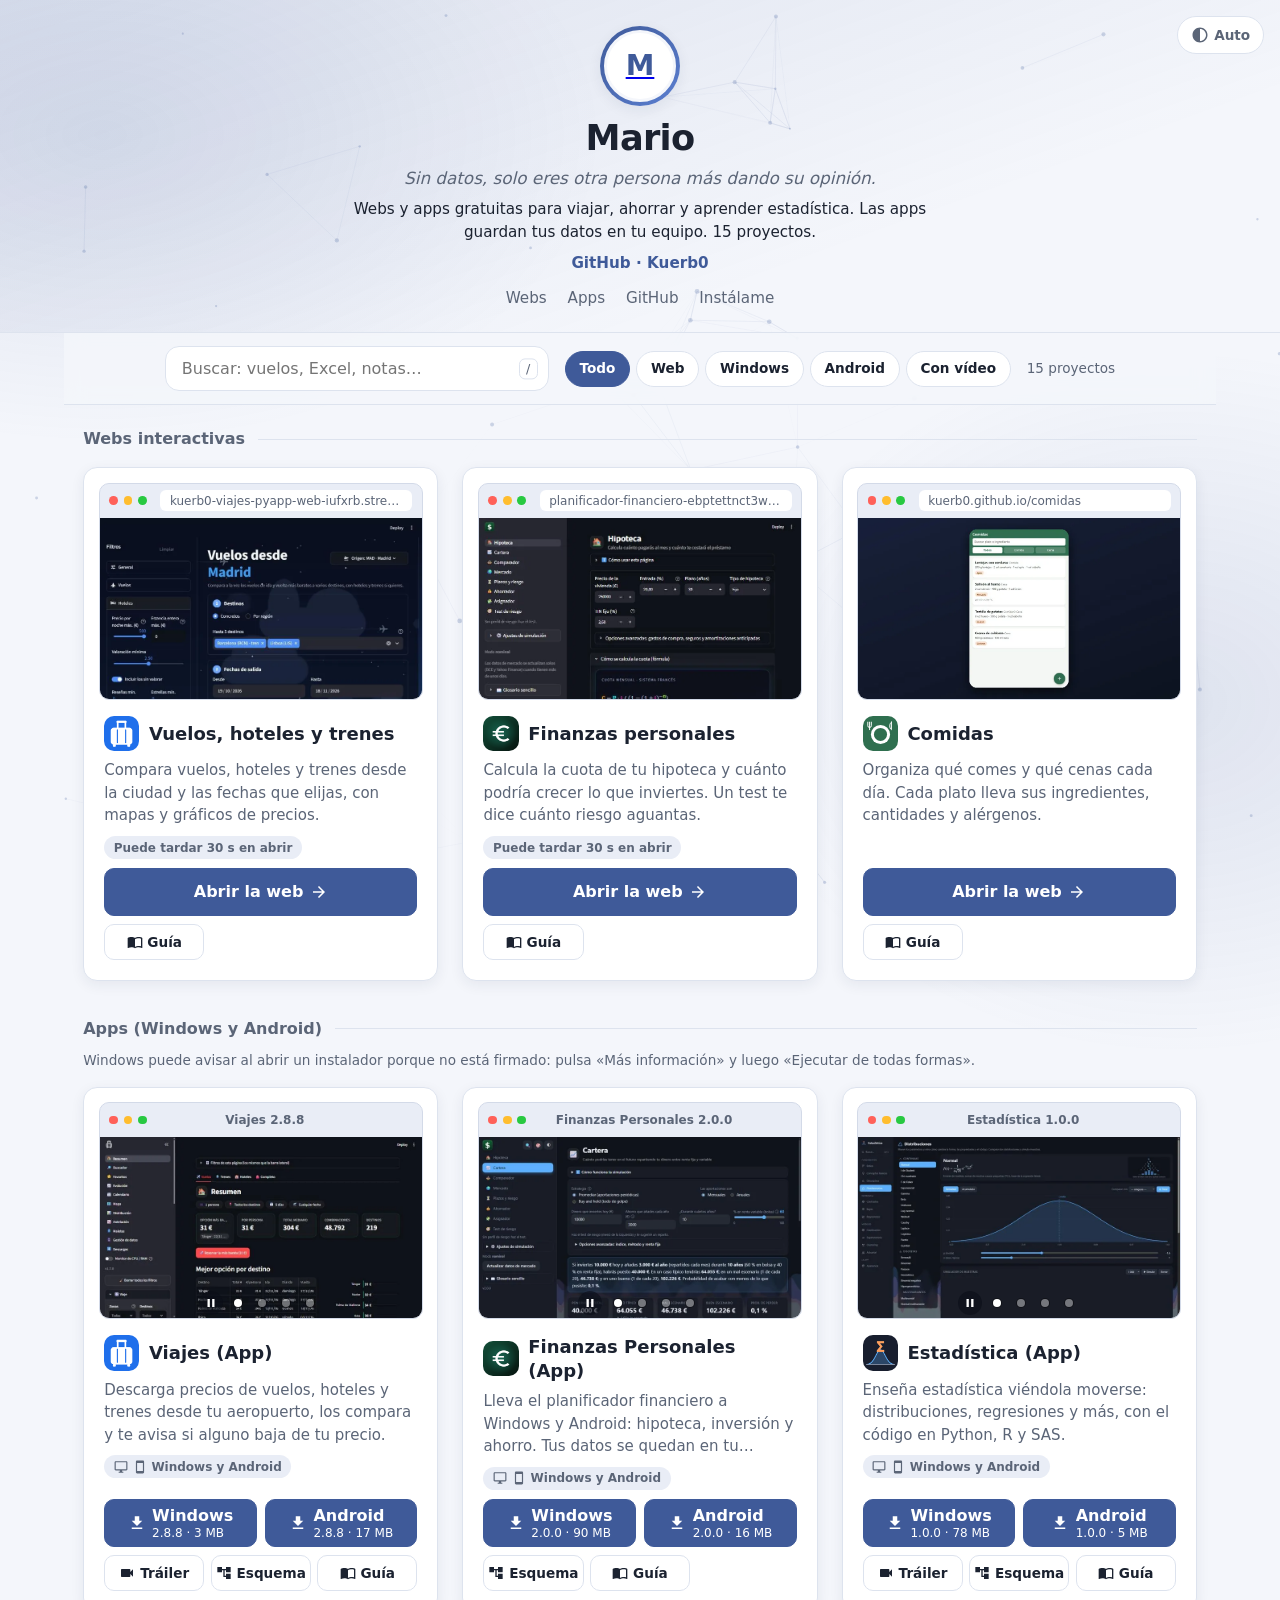
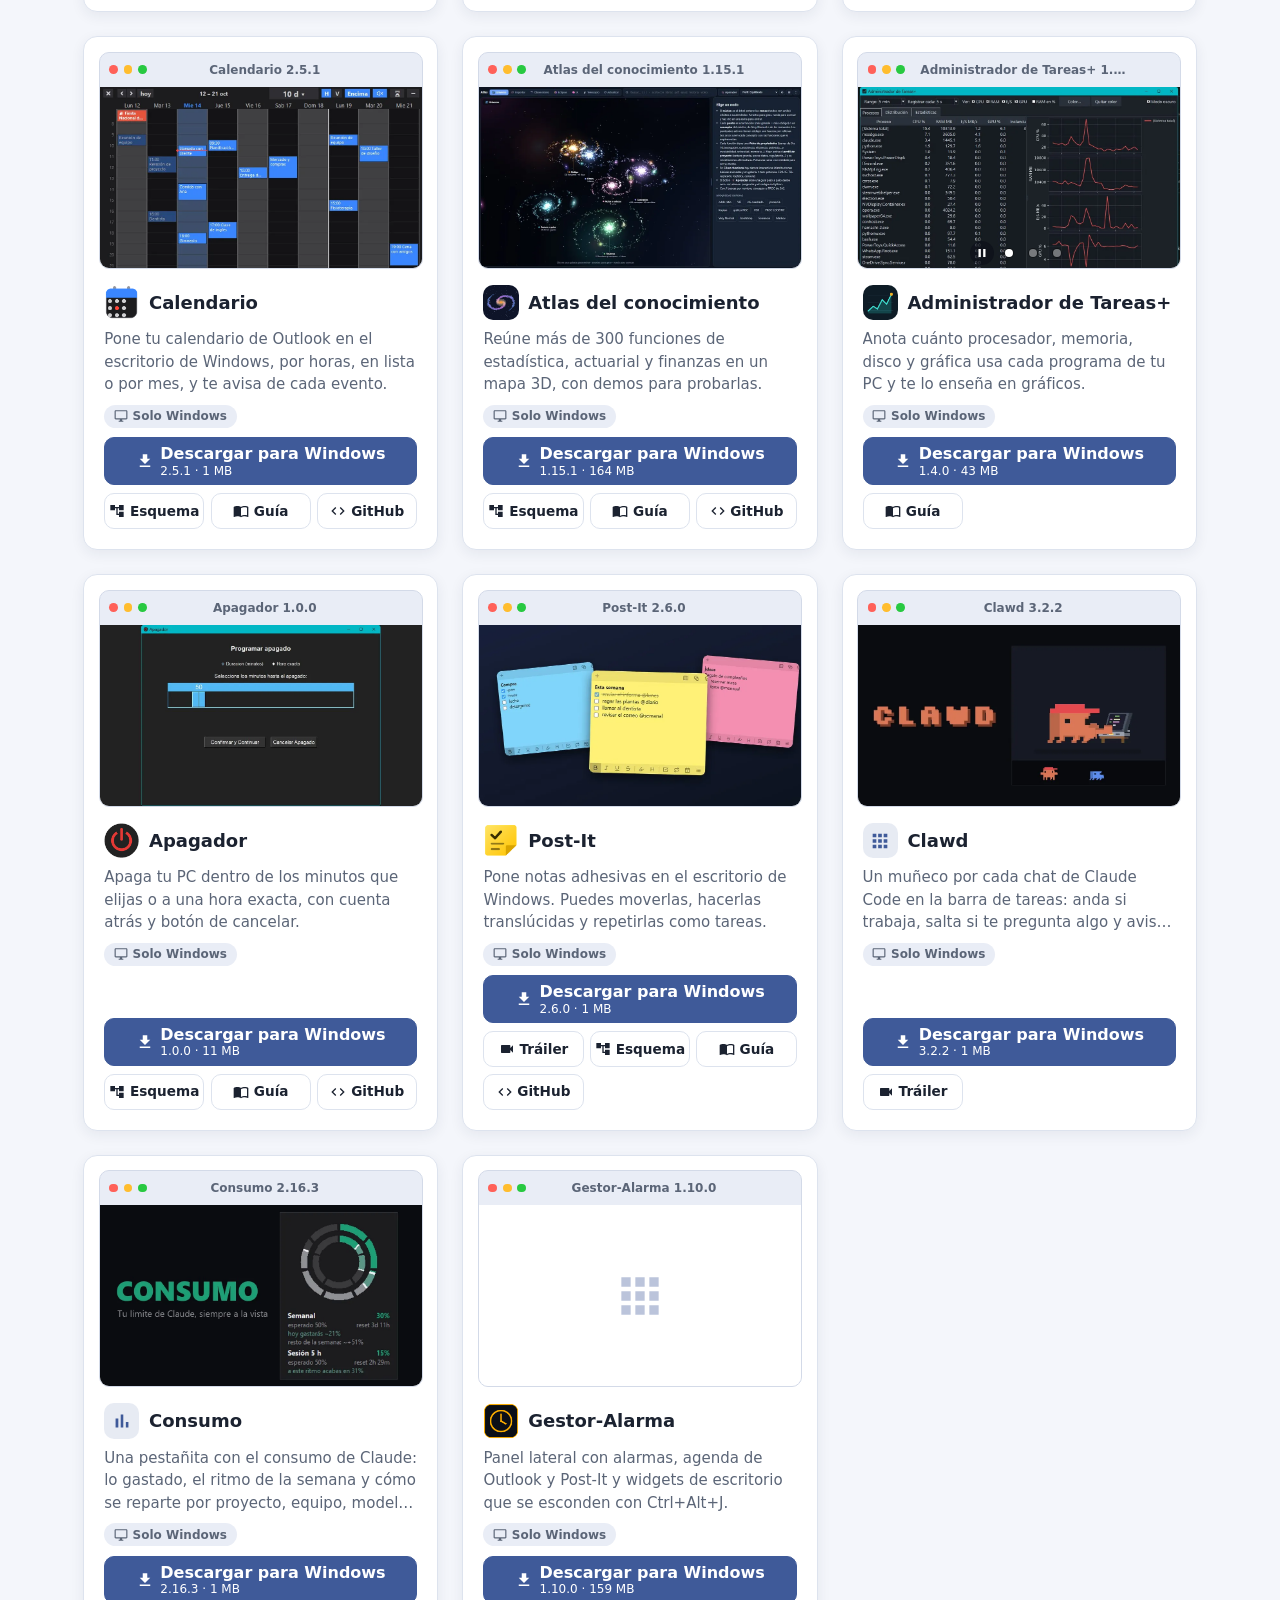
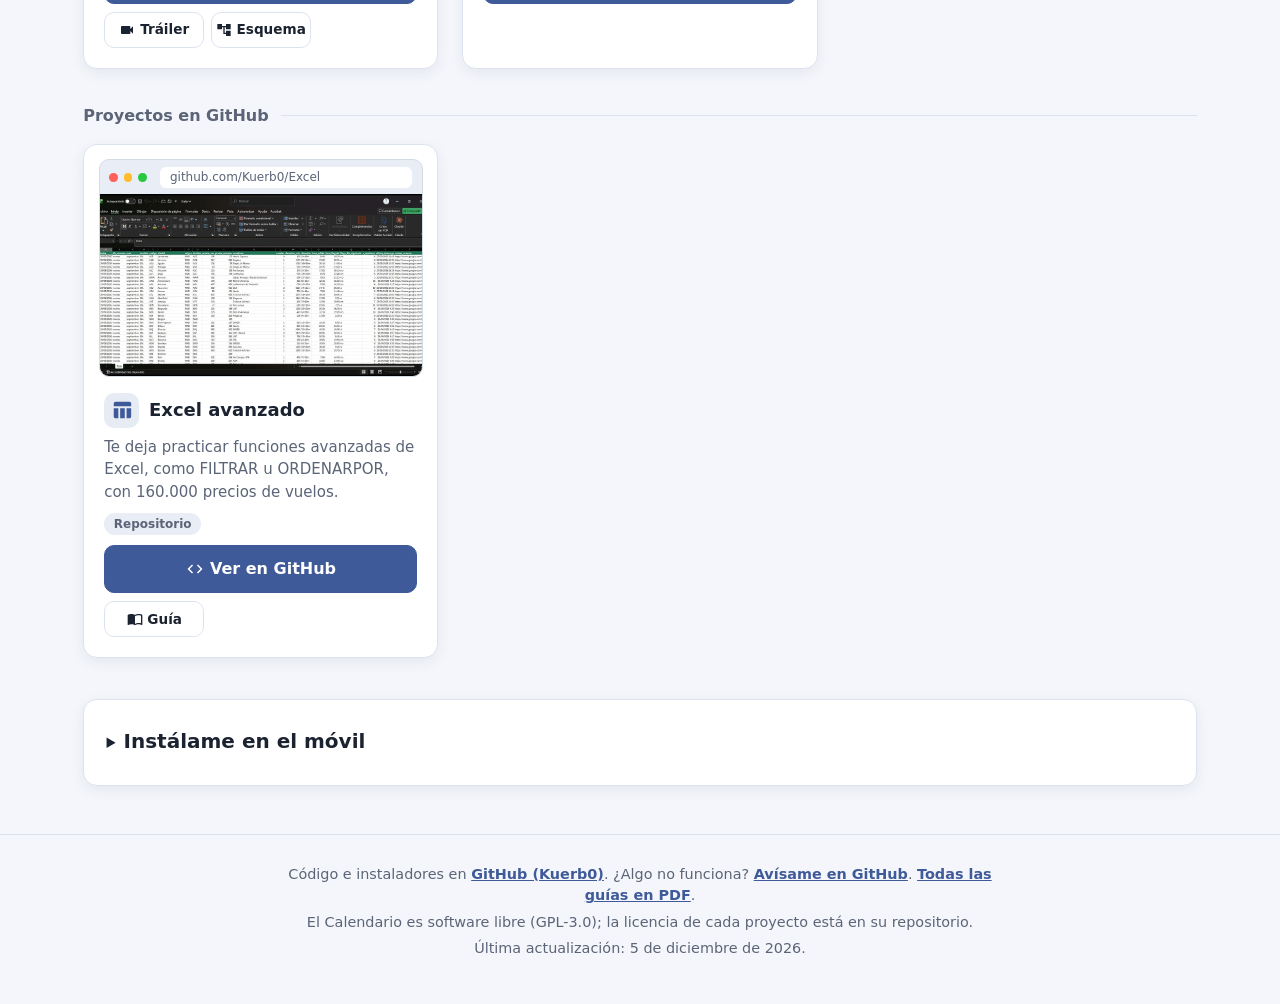
<file: index.html>
<!doctype html>
<html lang="es">
<head>
<meta charset="utf-8">
<meta name="viewport" content="width=device-width,initial-scale=1">
<title>Mario · webs y apps gratuitas</title>
<meta name="description" content="Webs y apps gratuitas de Mario para comparar viajes, planificar tus finanzas y aprender estadística, en el navegador, Windows y Android.">
<meta name="theme-color" content="#f4f6fb" media="(prefers-color-scheme: light)">
<meta name="theme-color" content="#0e1320" media="(prefers-color-scheme: dark)">
<meta property="og:type" content="website">
<meta property="og:title" content="Mario · webs y apps gratuitas">
<meta property="og:url" content="https://kuerb0.github.io/portal/">
<meta property="og:locale" content="es_ES">
<meta property="og:description" content="Webs y apps gratuitas de Mario para comparar viajes, planificar tus finanzas y aprender estadística, en el navegador, Windows y Android.">
<meta property="og:image" content="https://kuerb0.github.io/portal/img/og.jpg">
<meta property="og:image:width" content="1200">
<meta property="og:image:height" content="630">
<meta property="og:image:alt" content="Mario: webs y apps gratuitas para viajar, ahorrar y aprender estadística">
<meta name="twitter:card" content="summary_large_image">
<link rel="icon" type="image/png" href="icon-192.png">
<link rel="apple-touch-icon" href="apple-touch-icon.png">
<link rel="stylesheet" href="estilo.css">
<script>try { var t = localStorage.getItem("tema"); if (t === "claro" || t === "oscuro") document.documentElement.dataset.tema = t; } catch (e) {}</script>
</head>
<body>
<a class="saltar" href="#contenido">Saltar al contenido</a>
<canvas id="fondo" aria-hidden="true"></canvas>
<header class="cabecera">
  <button id="tema" class="tema" type="button" title="Automático, claro u oscuro">
    <svg viewBox="0 0 24 24" width="18" height="18" aria-hidden="true"><path fill="currentColor" d="M12 2C6.48 2 2 6.48 2 12s4.48 10 10 10 10-4.48 10-10S17.52 2 12 2zm0 18V4c4.41 0 8 3.59 8 8s-3.59 8-8 8z"/></svg><span class="oculto">Tema: </span><span>Auto</span>
  </button>
  <a class="perfil" href="https://github.com/Kuerb0" target="_blank" rel="noopener" aria-label="Perfil de GitHub">
    <img class="avatar" src="https://github.com/Kuerb0.png?size=200" alt="Foto de perfil" width="104" height="104" onerror="this.replaceWith(Object.assign(document.createElement('span'),{className:'avatar sin',textContent:'M'}))">
  </a>
  <h1>Mario</h1>
  <p class="lema">Sin datos, solo eres otra persona más dando su opinión.</p>
  <p class="que-es">Webs y apps gratuitas para viajar, ahorrar y aprender estadística. Las apps guardan tus datos en tu equipo. <span id="recuento">12 proyectos</span>.</p>
  <p class="enlaces"><a href="https://github.com/Kuerb0" target="_blank" rel="noopener">GitHub · Kuerb0</a></p>
  <nav class="secciones" aria-label="Secciones">
    <a href="#webs">Webs</a><a href="#apps">Apps</a><a href="#github">GitHub</a><a href="#instalar">Instálame</a>
  </nav>
</header>

<main id="contenido" tabindex="-1">
  <div class="barra-buscar">
    <div class="buscador">
      <input id="buscar" type="search" placeholder="Buscar: vuelos, Excel, notas…" aria-label="Buscar proyectos" aria-keyshortcuts="/">
      <kbd aria-hidden="true">/</kbd>
    </div>
    <div class="filtros" role="group" aria-label="Filtrar">
      <button type="button" data-f="" aria-pressed="true">Todo</button><button type="button" data-f="web" aria-pressed="false">Web</button><button type="button" data-f="windows" aria-pressed="false">Windows</button><button type="button" data-f="android" aria-pressed="false">Android</button><button type="button" data-f="video" aria-pressed="false">Con vídeo</button>
    </div>
    <p id="contador" class="contador" aria-live="polite">12 proyectos</p>
  </div>
  <div id="rejilla" class="grupos"></div>
  <noscript><style>#sin-datos{display:block!important}#sin-datos-texto,#reintentar{display:none}</style>
    <p class="sin-datos">Sin JavaScript no se pueden mostrar las tarjetas. Estos son los enlaces directos:</p></noscript>
  <div id="sin-datos" class="sin-datos" hidden>
    <p id="sin-datos-texto">No se han podido cargar los proyectos. Comprueba la conexión y vuelve a intentarlo, o entra directamente:</p>
    <button type="button" id="reintentar" class="boton prin">Volver a intentarlo</button>
    <ul>
      <li><a href="https://kuerb0-viajes-pyapp-web-iufxrb.streamlit.app/">Vuelos, hoteles y trenes</a></li>
      <li><a href="https://planificador-financiero-ebptettnct3wpthqbtssct.streamlit.app/">Finanzas personales</a></li>
      <li><a href="https://kuerb0.github.io/comidas/">Comidas</a></li>
      <li><a href="https://github.com/Kuerb0">Las apps y su código, en GitHub</a></li>
    </ul>
  </div>
  <div id="vacio" class="vacio" hidden><p id="vacio-texto"></p><button type="button" id="ver-todo" class="boton sec">Ver todos los proyectos</button></div>

  <section id="instalar" class="instalar" aria-labelledby="t-instalar">
    <details id="inst-detalles">
    <summary><h2 id="t-instalar" class="seccion">Instálame en el móvil</h2></summary>
    <div class="inst-cabeza">
      <div>
        <p class="inst-intro">Las webs y este portal se instalan desde el navegador y se abren como una app, a pantalla completa y sin barra. Las apps de Android se descargan aparte, como archivo APK, con el botón «Android» de su tarjeta.</p>
        <p id="inst-estado" class="inst-estado"></p>
      </div>
      <figure class="inst-qr"><img src="img/qr-portal.svg" alt="Código QR con la dirección del portal" width="132" height="132"><figcaption>¿Estás en el ordenador? Escanéalo con el móvil para abrir el portal allí.</figcaption></figure>
    </div>
    <div class="inst-pasos">
      <div id="pasos-android">
        <h3>Android (Chrome)</h3>
        <ol>
          <li>Abre la web en Chrome.</li>
          <li>Pulsa el menú <strong>⋮</strong> de arriba a la derecha.</li>
          <li>Elige <strong>Instalar aplicación</strong> (o «Añadir a la pantalla de inicio»).</li>
        </ol>
      </div>
      <div id="pasos-ios">
        <h3>iPhone (Safari)</h3>
        <ol>
          <li>Abre la web en Safari.</li>
          <li>Pulsa <strong>Compartir</strong> (el cuadrado con la flecha hacia arriba).</li>
          <li>Elige <strong>Añadir a pantalla de inicio</strong> y luego <strong>Añadir</strong>.</li>
        </ol>
      </div>
    </div>
    <h3 class="inst-sub">Instala cada web (y este portal) como una app</h3>
    <ul id="inst-apps" class="inst-apps"></ul>
    </details>
  </section>
</main>

<footer class="pie">
  <p>Código e instaladores en <a href="https://github.com/Kuerb0" target="_blank" rel="noopener">GitHub (Kuerb0)</a>. ¿Algo no funciona? <a href="https://github.com/Kuerb0/portal/issues" target="_blank" rel="noopener">Avísame en GitHub</a>. <a href="guias/">Todas las guías en PDF</a>.</p>
  <p>El Calendario es software libre (GPL-3.0); la licencia de cada proyecto está en su repositorio.</p>
  <p id="actualizado"></p>
</footer>
<div class="visor-modal" id="visor" role="dialog" aria-modal="true" aria-labelledby="visor-titulo">
  <header>
    <h2 id="visor-titulo">Flujograma</h2>
    <button class="btn" id="visor-menos" type="button" title="Alejar" aria-label="Alejar">−</button>
    <button class="btn" id="visor-mas" type="button" title="Acercar" aria-label="Acercar">+</button>
    <button class="btn" id="visor-ajustar" type="button" title="Ajustar a la ventana">Ajustar</button>
    <a class="btn" id="visor-abrir" href="#" target="_blank" rel="noopener" title="Abrir el SVG en una pestaña">Abrir SVG</a>
    <button class="btn" id="visor-cerrar" type="button" title="Cerrar (Esc)" aria-label="Cerrar">✕</button>
  </header>
  <div class="lienzo" id="visor-lienzo"><img id="visor-img" alt="" draggable="false"></div>
  <footer>Rueda del ratón o +/− para ampliar · arrastra para moverte · Esc para cerrar</footer>
</div>
<script src="instalar.js"></script>
<script src="portal.js"></script>
<script src="fondo.js"></script>
</body>
</html>
</file>
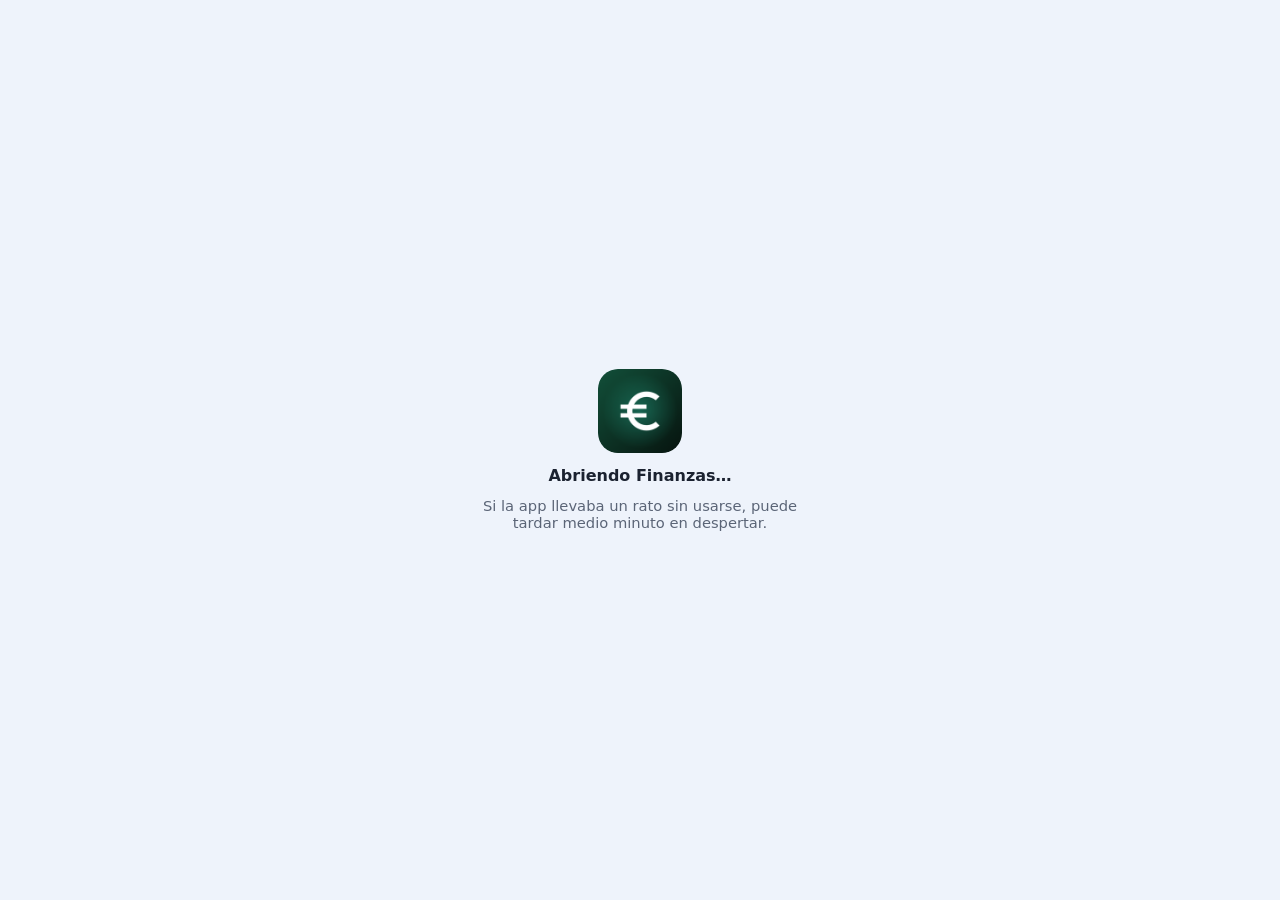
<file: finanzas/index.html>
<!doctype html>
<html lang="es">
<head>
<meta charset="utf-8">
<meta name="viewport" content="width=device-width,initial-scale=1,viewport-fit=cover">
<title>Finanzas</title>
<meta name="description" content="Planificador financiero: hipoteca, cartera con Monte Carlo, comparador, ahorro y asignación de activos.">
<meta name="theme-color" content="#0b1220" media="(prefers-color-scheme: dark)">
<meta name="theme-color" content="#eef3fb" media="(prefers-color-scheme: light)">
<link rel="manifest" href="manifest.webmanifest">
<link rel="icon" type="image/png" href="icon-192.png">
<link rel="apple-touch-icon" href="apple-touch-icon.png">
<meta name="mobile-web-app-capable" content="yes">
<meta name="apple-mobile-web-app-capable" content="yes">
<meta name="apple-mobile-web-app-title" content="Finanzas">
<meta name="apple-mobile-web-app-status-bar-style" content="black-translucent">
<style>
:root{color-scheme:light dark;--pie:52px;--fondo:#eef3fb;--texto:#1b2230;--suave:#5b6577;--acento:#1a5fcf}
@media (prefers-color-scheme:dark){:root{--fondo:#0b1220;--texto:#e8ecf5;--suave:#9aa6bf;--acento:#6ea8ff}}
*{box-sizing:border-box}
html,body{margin:0;height:100%;background:var(--fondo);color:var(--texto);font-family:"Segoe UI",system-ui,-apple-system,sans-serif}
body{padding:env(safe-area-inset-top) env(safe-area-inset-right) env(safe-area-inset-bottom) env(safe-area-inset-left)}
#caja{position:fixed;z-index:2;overflow:hidden;
 top:env(safe-area-inset-top);right:env(safe-area-inset-right);bottom:env(safe-area-inset-bottom);left:env(safe-area-inset-left)}
/* Streamlit Cloud añade debajo su barra «Built with Streamlit · Fullscreen»: el marco se estira por debajo de la pantalla
   (PIE px) para dejarla fuera; la app ocupa lo visible y su contenido no se pierde. Si la barra cambia de alto, se ajusta aquí. */
#app{display:block;width:100%;height:calc(100% + var(--pie));border:0;background:transparent}
.centro{position:fixed;inset:0;display:grid;place-content:center;justify-items:center;gap:.8rem;text-align:center;padding:1.5rem}
.centro img{width:84px;height:84px;border-radius:20px}
.centro p{margin:0;max-width:22rem}
.centro .suave{color:var(--suave);font-size:.92rem}
#carga{z-index:1}
#sin-red{z-index:3;background:var(--fondo)}
#sin-red button{margin-top:.4rem;padding:.65rem 1.4rem;border:0;border-radius:10px;background:var(--acento);color:#fff;font-size:1rem;font-weight:600;cursor:pointer}
#sin-red button:focus-visible{outline:3px solid var(--acento);outline-offset:3px}
[hidden]{display:none!important}
</style>
</head>
<body>
<div id="carga" class="centro" role="status">
  <img src="icon-192.png" alt="" width="84" height="84">
  <p><strong>Abriendo Finanzas…</strong></p>
  <p class="suave">Si la app llevaba un rato sin usarse, puede tardar medio minuto en despertar.</p>
</div>

<div id="sin-red" class="centro" hidden role="alert">
  <img src="icon-192.png" alt="" width="84" height="84">
  <p><strong>Sin conexión</strong></p>
  <p class="suave">Finanzas necesita internet para funcionar. Conéctate y vuelve a intentarlo.</p>
  <button id="reintentar" type="button">Reintentar</button>
</div>

<div id="caja"><iframe id="app" title="Finanzas personales" allow="clipboard-write; fullscreen" referrerpolicy="no-referrer-when-downgrade"></iframe></div>

<script>
// La app de Streamlit va dentro de este marco. «embed=true» le quita la cabecera y el pie de Streamlit.
const URL_APP = "https://planificador-financiero-ebptettnct3wpthqbtssct.streamlit.app/?embed=true";
const marco = document.getElementById("app"), sinRed = document.getElementById("sin-red");

function abrir() {
  sinRed.hidden = navigator.onLine;
  if (navigator.onLine) marco.src = URL_APP;       // sin conexión no se intenta: saldría la página de error del navegador
}
document.getElementById("reintentar").addEventListener("click", abrir);
addEventListener("online", abrir);
addEventListener("offline", () => { sinRed.hidden = false; });
abrir();

if ("serviceWorker" in navigator) navigator.serviceWorker.register("sw.js").catch(() => {});
</script>
<script src="../instalar.js" data-aviso="Finanzas"></script>
</body>
</html>
</file>
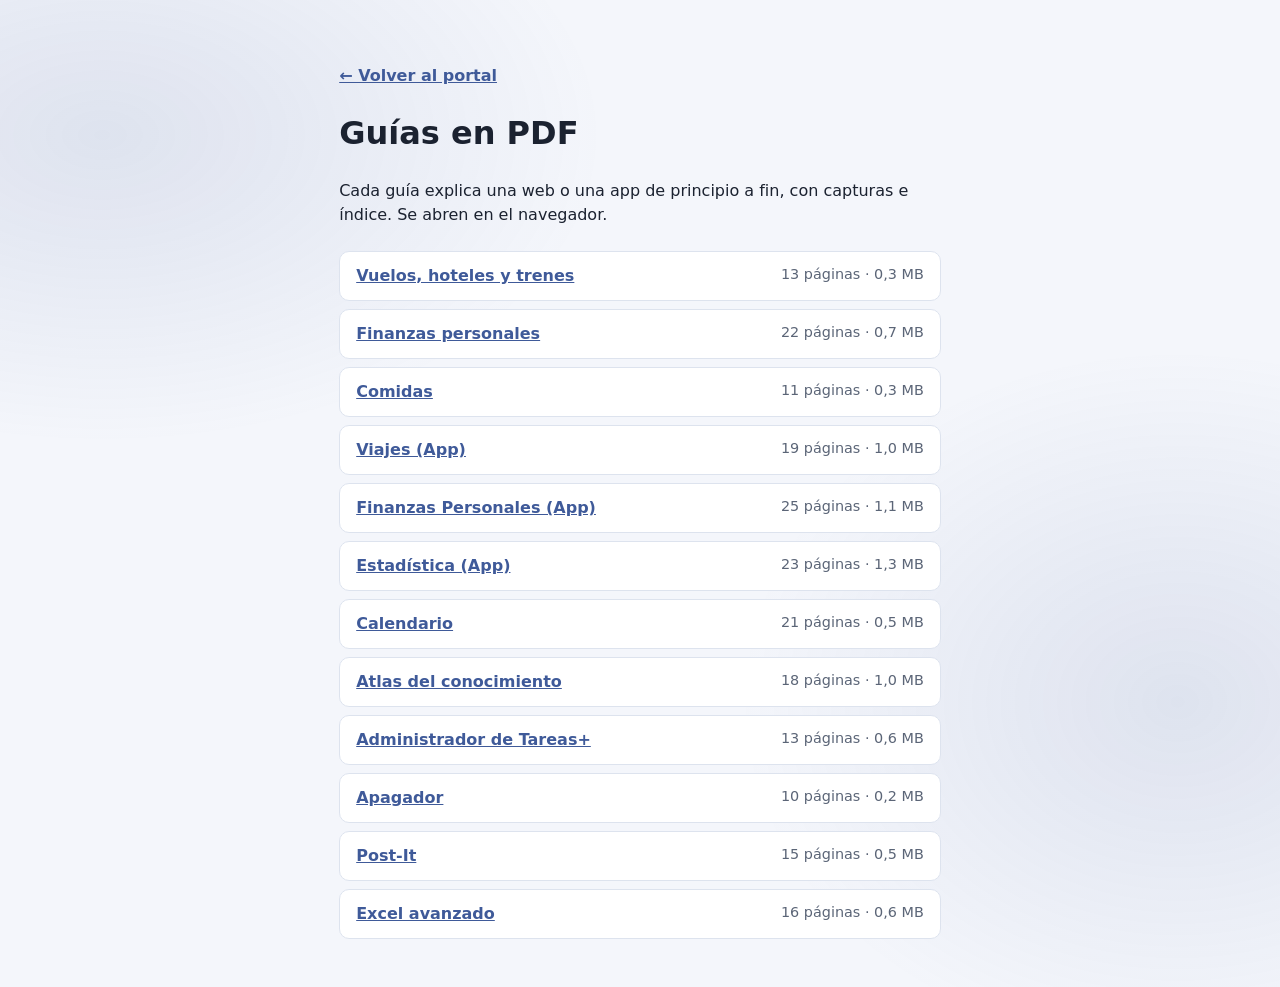
<file: guias/index.html>
<!doctype html>
<html lang="es">
<head>
<meta charset="utf-8">
<meta name="viewport" content="width=device-width,initial-scale=1">
<title>Guías en PDF · Mario</title>
<meta name="description" content="Las guías completas en PDF de las webs y apps del portal de Mario.">
<link rel="icon" type="image/png" href="../icon-192.png">
<link rel="stylesheet" href="../estilo.css">
</head>
<body>
<main class="guias-indice">
  <p><a href="../">← Volver al portal</a></p>
  <h1>Guías en PDF</h1>
  <p>Cada guía explica una web o una app de principio a fin, con capturas e índice. Se abren en el navegador.</p>
  <ul>
    <li><a href="viajes.pdf">Vuelos, hoteles y trenes</a><span>13 páginas · 0,3 MB</span></li>
    <li><a href="finanzas.pdf">Finanzas personales</a><span>22 páginas · 0,7 MB</span></li>
    <li><a href="comidas.pdf">Comidas</a><span>11 páginas · 0,3 MB</span></li>
    <li><a href="viajes-app.pdf">Viajes (App)</a><span>19 páginas · 1,0 MB</span></li>
    <li><a href="finanzas-app.pdf">Finanzas Personales (App)</a><span>25 páginas · 1,1 MB</span></li>
    <li><a href="estadistica-app.pdf">Estadística (App)</a><span>23 páginas · 1,3 MB</span></li>
    <li><a href="calendario.pdf">Calendario</a><span>21 páginas · 0,5 MB</span></li>
    <li><a href="atlas.pdf">Atlas del conocimiento</a><span>18 páginas · 1,0 MB</span></li>
    <li><a href="administrador-tareas.pdf">Administrador de Tareas+</a><span>13 páginas · 0,6 MB</span></li>
    <li><a href="apagador.pdf">Apagador</a><span>10 páginas · 0,2 MB</span></li>
    <li><a href="post-it.pdf">Post-It</a><span>15 páginas · 0,5 MB</span></li>
    <li><a href="excel.pdf">Excel avanzado</a><span>16 páginas · 0,6 MB</span></li>
  </ul>
</main>
</body>
</html>
</file>
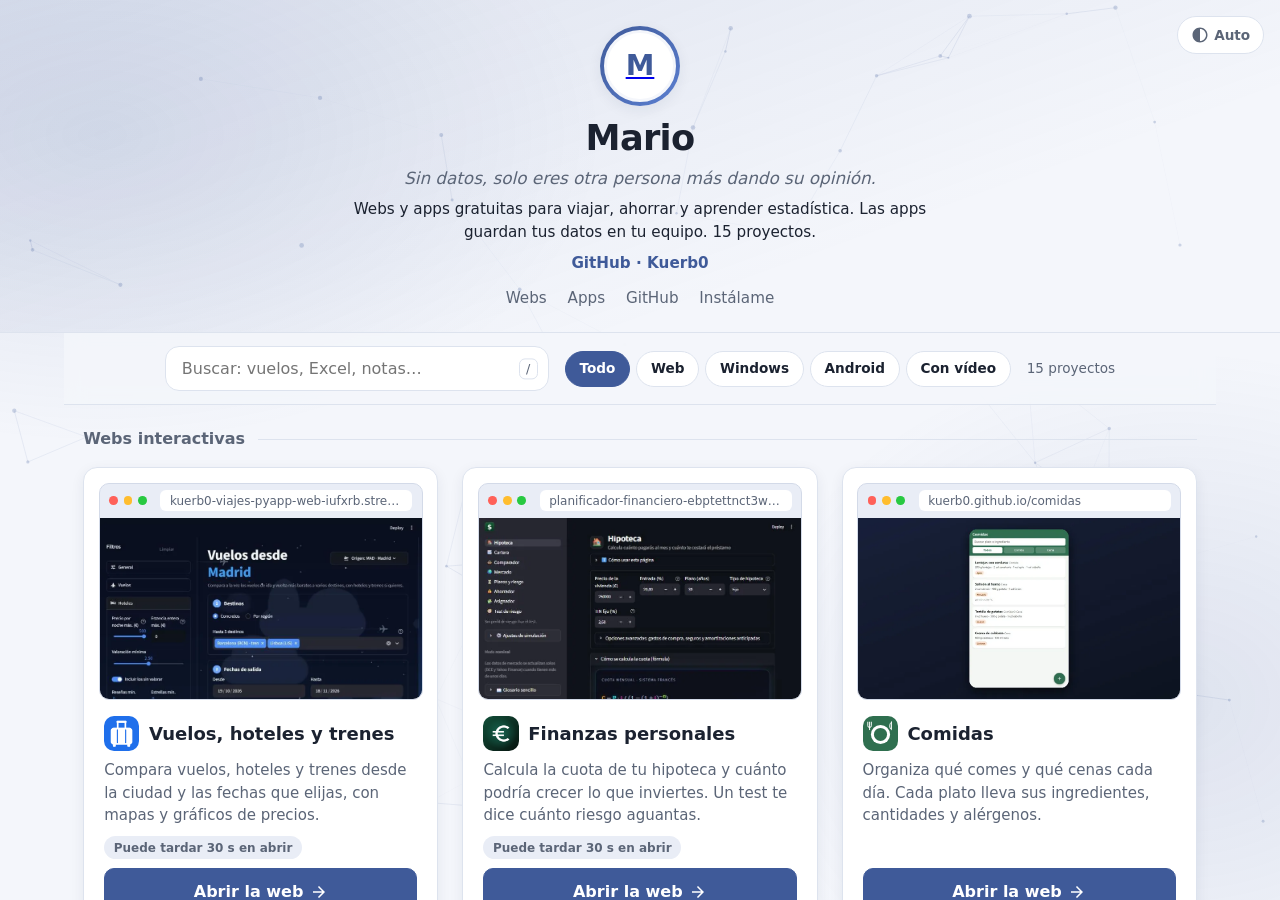
<file: inicio/index.html>
<!doctype html>
<html lang="es">
<head>
<meta charset="utf-8">
<meta name="viewport" content="width=device-width,initial-scale=1,viewport-fit=cover">
<title>Mario · webs</title>
<meta name="description" content="Mis webs interactivas y proyectos.">
<meta name="theme-color" content="#0b1220" media="(prefers-color-scheme: dark)">
<meta name="theme-color" content="#eef3fb" media="(prefers-color-scheme: light)">
<link rel="manifest" href="manifest.webmanifest">
<link rel="icon" type="image/png" href="icon-192.png">
<link rel="apple-touch-icon" href="apple-touch-icon.png">
<meta name="mobile-web-app-capable" content="yes">
<meta name="apple-mobile-web-app-capable" content="yes">
<meta name="apple-mobile-web-app-title" content="Mario">
<meta name="apple-mobile-web-app-status-bar-style" content="black-translucent">
<style>
:root{color-scheme:light dark;--pie:0px;--fondo:#eef3fb;--texto:#1b2230;--suave:#5b6577;--acento:#1a5fcf}
@media (prefers-color-scheme:dark){:root{--fondo:#0b1220;--texto:#e8ecf5;--suave:#9aa6bf;--acento:#6ea8ff}}
*{box-sizing:border-box}
html,body{margin:0;height:100%;background:var(--fondo);color:var(--texto);font-family:"Segoe UI",system-ui,-apple-system,sans-serif}
body{padding:env(safe-area-inset-top) env(safe-area-inset-right) env(safe-area-inset-bottom) env(safe-area-inset-left)}
#caja{position:fixed;z-index:2;overflow:hidden;
 top:env(safe-area-inset-top);right:env(safe-area-inset-right);bottom:env(safe-area-inset-bottom);left:env(safe-area-inset-left)}
/* Streamlit Cloud añade debajo su barra «Built with Streamlit · Fullscreen»: el marco se estira por debajo de la pantalla
   (PIE px) para dejarla fuera; la app ocupa lo visible y su contenido no se pierde. Si la barra cambia de alto, se ajusta aquí. */
#app{display:block;width:100%;height:calc(100% + var(--pie));border:0;background:transparent}
.centro{position:fixed;inset:0;display:grid;place-content:center;justify-items:center;gap:.8rem;text-align:center;padding:1.5rem}
.centro img{width:84px;height:84px;border-radius:20px}
.centro p{margin:0;max-width:22rem}
.centro .suave{color:var(--suave);font-size:.92rem}
#carga{z-index:1}
#sin-red{z-index:3;background:var(--fondo)}
#sin-red button{margin-top:.4rem;padding:.65rem 1.4rem;border:0;border-radius:10px;background:var(--acento);color:#fff;font-size:1rem;font-weight:600;cursor:pointer}
#sin-red button:focus-visible{outline:3px solid var(--acento);outline-offset:3px}
[hidden]{display:none!important}
</style>
</head>
<body>
<div id="carga" class="centro" role="status">
  <img src="icon-192.png" alt="" width="84" height="84">
  <p><strong>Abriendo Mario · webs…</strong></p>
  <p class="suave">Un momento…</p>
</div>

<div id="sin-red" class="centro" hidden role="alert">
  <img src="icon-192.png" alt="" width="84" height="84">
  <p><strong>Sin conexión</strong></p>
  <p class="suave">Vuelos necesita internet para funcionar. Conéctate y vuelve a intentarlo.</p>
  <button id="reintentar" type="button">Reintentar</button>
</div>

<div id="caja"><iframe id="app" title="Mario · webs" allow="clipboard-write; fullscreen" referrerpolicy="no-referrer-when-downgrade"></iframe></div>

<script>
// El portal (../) va dentro de este marco. Es del mismo sitio y lo guarda su service worker: abre también sin conexión.
const URL_APP = "../";
const NECESITA_RED = false;
const marco = document.getElementById("app"), sinRed = document.getElementById("sin-red");

function abrir() {
  const sinConexion = NECESITA_RED && !navigator.onLine;
  sinRed.hidden = !sinConexion;
  if (!sinConexion) marco.src = URL_APP;       // sin conexión no se intenta: saldría la página de error del navegador
}
document.getElementById("reintentar").addEventListener("click", abrir);
addEventListener("online", abrir);
addEventListener("offline", () => { sinRed.hidden = !NECESITA_RED; });
abrir();

if ("serviceWorker" in navigator) navigator.serviceWorker.register("sw.js").catch(() => {});
</script>
<script src="../instalar.js" data-aviso="Mario · webs"></script>
</body>
</html>
</file>
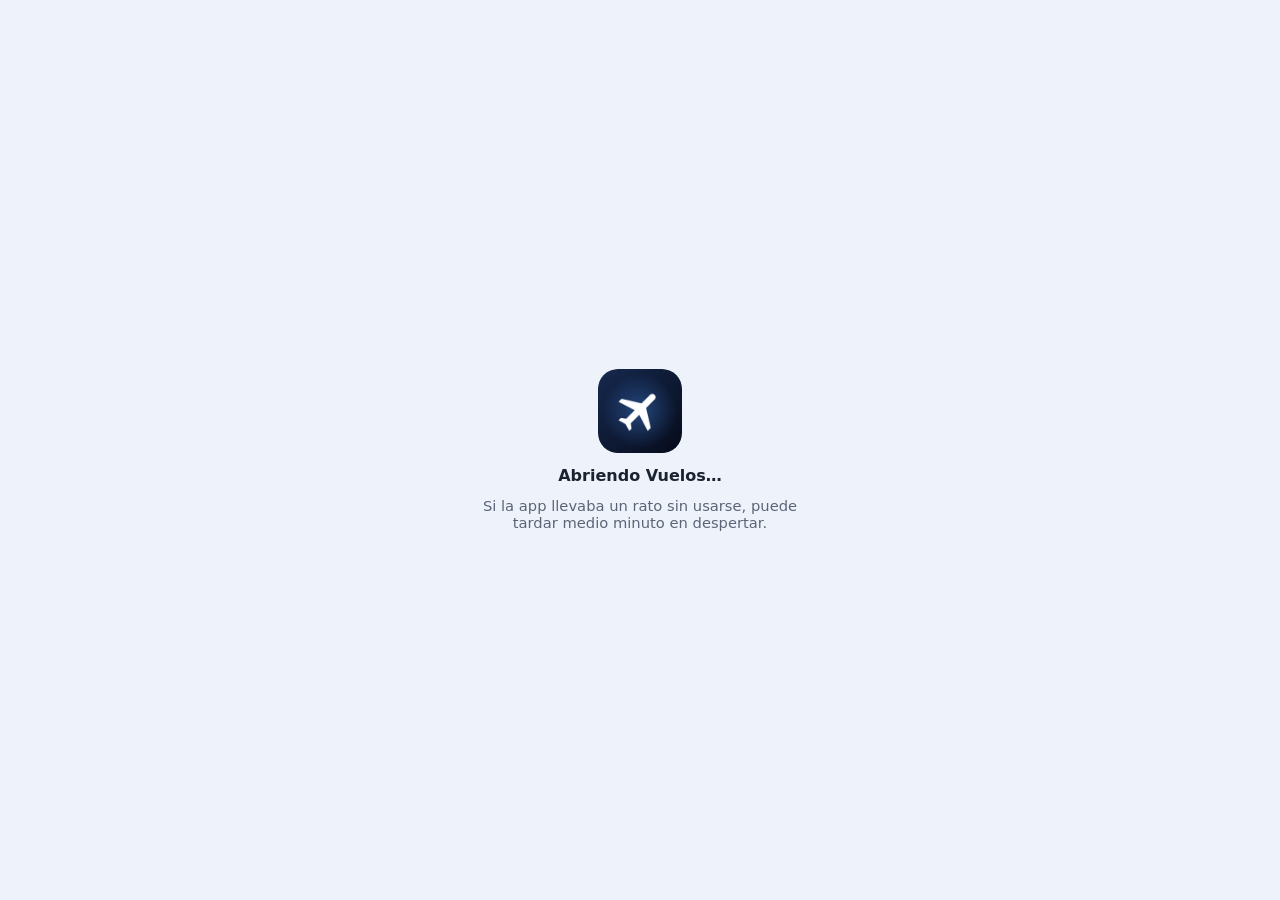
<file: vuelos/index.html>
<!doctype html>
<html lang="es">
<head>
<meta charset="utf-8">
<meta name="viewport" content="width=device-width,initial-scale=1,viewport-fit=cover">
<title>Vuelos</title>
<meta name="description" content="Compara vuelos, hoteles y trenes de todos los días: mapa, gráficos y filtros.">
<meta name="theme-color" content="#0b1220" media="(prefers-color-scheme: dark)">
<meta name="theme-color" content="#eef3fb" media="(prefers-color-scheme: light)">
<link rel="manifest" href="manifest.webmanifest">
<link rel="icon" type="image/png" href="icon-192.png">
<link rel="apple-touch-icon" href="apple-touch-icon.png">
<meta name="mobile-web-app-capable" content="yes">
<meta name="apple-mobile-web-app-capable" content="yes">
<meta name="apple-mobile-web-app-title" content="Vuelos">
<meta name="apple-mobile-web-app-status-bar-style" content="black-translucent">
<style>
:root{color-scheme:light dark;--pie:52px;--fondo:#eef3fb;--texto:#1b2230;--suave:#5b6577;--acento:#1a5fcf}
@media (prefers-color-scheme:dark){:root{--fondo:#0b1220;--texto:#e8ecf5;--suave:#9aa6bf;--acento:#6ea8ff}}
*{box-sizing:border-box}
html,body{margin:0;height:100%;background:var(--fondo);color:var(--texto);font-family:"Segoe UI",system-ui,-apple-system,sans-serif}
body{padding:env(safe-area-inset-top) env(safe-area-inset-right) env(safe-area-inset-bottom) env(safe-area-inset-left)}
#caja{position:fixed;z-index:2;overflow:hidden;
 top:env(safe-area-inset-top);right:env(safe-area-inset-right);bottom:env(safe-area-inset-bottom);left:env(safe-area-inset-left)}
/* Streamlit Cloud añade debajo su barra «Built with Streamlit · Fullscreen»: el marco se estira por debajo de la pantalla
   (PIE px) para dejarla fuera; la app ocupa lo visible y su contenido no se pierde. Si la barra cambia de alto, se ajusta aquí. */
#app{display:block;width:100%;height:calc(100% + var(--pie));border:0;background:transparent}
.centro{position:fixed;inset:0;display:grid;place-content:center;justify-items:center;gap:.8rem;text-align:center;padding:1.5rem}
.centro img{width:84px;height:84px;border-radius:20px}
.centro p{margin:0;max-width:22rem}
.centro .suave{color:var(--suave);font-size:.92rem}
#carga{z-index:1}
#sin-red{z-index:3;background:var(--fondo)}
#sin-red button{margin-top:.4rem;padding:.65rem 1.4rem;border:0;border-radius:10px;background:var(--acento);color:#fff;font-size:1rem;font-weight:600;cursor:pointer}
#sin-red button:focus-visible{outline:3px solid var(--acento);outline-offset:3px}
[hidden]{display:none!important}
</style>
</head>
<body>
<div id="carga" class="centro" role="status">
  <img src="icon-192.png" alt="" width="84" height="84">
  <p><strong>Abriendo Vuelos…</strong></p>
  <p class="suave">Si la app llevaba un rato sin usarse, puede tardar medio minuto en despertar.</p>
</div>

<div id="sin-red" class="centro" hidden role="alert">
  <img src="icon-192.png" alt="" width="84" height="84">
  <p><strong>Sin conexión</strong></p>
  <p class="suave">Vuelos necesita internet para funcionar. Conéctate y vuelve a intentarlo.</p>
  <button id="reintentar" type="button">Reintentar</button>
</div>

<div id="caja"><iframe id="app" title="Vuelos, hoteles y trenes" allow="clipboard-write; fullscreen" referrerpolicy="no-referrer-when-downgrade"></iframe></div>

<script>
// La app de Streamlit va dentro de este marco. «embed=true» le quita la cabecera y el pie de Streamlit.
const URL_APP = "https://kuerb0-viajes-pyapp-web-iufxrb.streamlit.app/?embed=true";
const marco = document.getElementById("app"), sinRed = document.getElementById("sin-red");

function abrir() {
  sinRed.hidden = navigator.onLine;
  if (navigator.onLine) marco.src = URL_APP;       // sin conexión no se intenta: saldría la página de error del navegador
}
document.getElementById("reintentar").addEventListener("click", abrir);
addEventListener("online", abrir);
addEventListener("offline", () => { sinRed.hidden = false; });
abrir();

if ("serviceWorker" in navigator) navigator.serviceWorker.register("sw.js").catch(() => {});
</script>
<script src="../instalar.js" data-aviso="Vuelos"></script>
</body>
</html>
</file>
<file: estilo.css>
/* ---- colores y medidas. Un solo juego: light-dark() elige según color-scheme (el del sistema o el tema elegido) */
:root{
  color-scheme:light dark;
  --fondo:light-dark(#f4f6fb,#0e1320);
  --tarjeta:light-dark(#ffffff,#171e30);
  --texto:light-dark(#1b2230,#e8ecf5);
  --suave:light-dark(#5b6577,#9aa6bf);
  --borde:light-dark(#dde3ee,#27314a);
  --acento:light-dark(#3f5a99,#7b9bf0);
  --acento2:light-dark(#5b7fd1,#a5bbff);
  --sombra:0 4px 14px var(--sombra-c);
  --sombra-c:light-dark(rgba(30,40,70,.07),rgba(0,0,0,.35));
  --marco:light-dark(#e9edf6,#222c45);
  --borde-marco:light-dark(#d3dae8,#3a4766);
  --tinte:light-dark(rgba(63,90,153,.12),rgba(123,155,240,.16));
  --sobre-acento:light-dark(#ffffff,#0e1320);
  --r-s:6px;
  --r-m:10px;
  --r-l:14px;
}
:root[data-tema="claro"]{color-scheme:light}
:root[data-tema="oscuro"]{color-scheme:dark}

/* ---- base y fondo */
*{box-sizing:border-box}
.oculto{position:absolute;width:1px;height:1px;overflow:hidden;clip-path:inset(50%);white-space:nowrap}   /* solo para lectores de pantalla */
body{margin:0;background:var(--fondo);color:var(--texto);font-family:"Segoe UI",system-ui,-apple-system,sans-serif;line-height:1.5}
#fondo{position:fixed;inset:0;width:100%;height:100%;z-index:-1;pointer-events:none;opacity:.6}
body::before{content:"";position:fixed;inset:-20%;z-index:-2;pointer-events:none;background:radial-gradient(40% 35% at 20% 25%,var(--tinte),transparent 70%),radial-gradient(35% 40% at 80% 70%,var(--tinte),transparent 70%)}
a:focus-visible,button:focus-visible{outline:2px solid var(--acento);outline-offset:3px}

/* ---- cabecera */
.cabecera{position:relative;text-align:center;padding:1.6rem 1.2rem 1.2rem;background:linear-gradient(160deg,var(--tinte),transparent 70%);border-bottom:1px solid var(--borde)}
.perfil{display:inline-block;border-radius:50%;padding:4px;background:linear-gradient(135deg,var(--acento),var(--acento2));box-shadow:var(--sombra);transition:transform .25s ease}
.perfil:hover{transform:scale(1.04)}
.avatar{display:block;width:72px;height:72px;border-radius:50%;object-fit:cover;background:var(--tarjeta);border:3px solid var(--fondo)}
.avatar.sin{display:grid;place-items:center;font-size:1.8rem;font-weight:700;color:var(--acento)}
.cabecera h1{margin:.4rem 0 .1rem;font-size:clamp(1.6rem,4vw,2.2rem);letter-spacing:-.02em}
.lema{margin:0 auto;max-width:34rem;color:var(--suave);font-size:1.05rem;font-style:italic}
.que-es{margin:.4rem auto 0;max-width:36rem;font-size:.95rem}
.enlaces{margin:.5rem 0 0;font-size:.95rem}
.enlaces a{color:var(--acento);text-decoration:none;font-weight:600}
.enlaces a:hover{text-decoration:underline}
.tema{position:absolute;top:1rem;right:1rem;display:inline-flex;align-items:center;gap:.35rem;height:2.4rem;padding:0 .8rem;border:1px solid var(--borde);background:var(--tarjeta);color:var(--suave);border-radius:999px;font:inherit;font-size:.85rem;font-weight:600;cursor:pointer;transition:color .2s,border-color .2s}
.tema:hover{color:var(--acento);border-color:var(--acento)}

.secciones{display:flex;flex-wrap:wrap;justify-content:center;gap:.2rem 1.1rem;margin:.6rem 0 0;font-size:.95rem}
.secciones a{padding:.2rem .1rem;color:var(--suave);text-decoration:none}
.secciones a:hover{color:var(--acento)}
.saltar{position:absolute;top:-4rem;left:1rem;z-index:60;padding:.5rem 1rem;border-radius:var(--r-m);background:var(--acento);color:var(--sobre-acento);font-weight:600;text-decoration:none}
.saltar:focus{top:1rem}

/* ---- buscador */
main:focus{outline:none}
main{max-width:72rem;margin:0 auto;padding:1.6rem 1.2rem 3rem}
/* barra pegajosa: buscador, filtros y contador siguen a la vista al bajar */
.barra-buscar{position:sticky;top:0;z-index:20;display:flex;flex-wrap:wrap;align-items:center;justify-content:center;gap:.6rem 1rem;margin:-1.6rem -1.2rem 1.4rem;padding:.8rem 1.2rem;background:color-mix(in srgb,var(--fondo) 85%,transparent);backdrop-filter:blur(10px);-webkit-backdrop-filter:blur(10px);border-bottom:1px solid var(--borde)}
.buscador{position:relative;flex:1 1 16rem;max-width:24rem}
.buscador input{width:100%;padding:.6rem 2.4rem .6rem 1rem;border-radius:var(--r-l);border:1px solid var(--borde);background:var(--tarjeta);color:var(--texto);font:inherit;font-size:1rem}
.buscador kbd{position:absolute;right:.7rem;top:50%;transform:translateY(-50%);padding:0 .4rem;border:1px solid var(--borde);border-radius:var(--r-s);font:inherit;font-size:.8rem;color:var(--suave);pointer-events:none}
.buscador input:focus+kbd,.buscador input:not(:placeholder-shown)+kbd{display:none}
.filtros{display:flex;gap:.4rem;max-width:100%;overflow-x:auto;scrollbar-width:none}
@media (max-width:600px){.filtros{-webkit-mask-image:linear-gradient(90deg,#000 80%,transparent);mask-image:linear-gradient(90deg,#000 80%,transparent);padding-right:1.5rem}}   /* el degradado avisa de que hay más filtros a la derecha */
.filtros button{flex:none;min-height:2.25rem;padding:.3rem .85rem;border:1px solid var(--borde);border-radius:999px;background:var(--tarjeta);color:var(--texto);font:inherit;font-size:.85rem;font-weight:600;cursor:pointer}
.filtros button:hover{border-color:var(--acento);color:var(--acento)}
.filtros button[aria-pressed=true]{background:var(--acento);border-color:var(--acento);color:var(--sobre-acento)}
.buscador input:focus{outline:2px solid var(--acento);outline-offset:1px}
.contador{margin:0;font-size:.85rem;color:var(--suave);white-space:nowrap}
@media (max-width:600px){.contador{position:absolute;width:1px;height:1px;overflow:hidden;clip-path:inset(50%)}}   /* en móvil solo lo oyen los lectores de pantalla: la barra no crece */
.nota{margin:-.4rem 0 1rem;font-size:.85rem;color:var(--suave)}

/* ---- rejilla y tarjetas */
.rejilla{display:grid;grid-template-columns:repeat(auto-fill,minmax(min(20rem,100%),1fr));gap:1.5rem;margin:0;padding:0;list-style:none}
.rejilla>li{display:flex;min-width:0}
.rejilla>li>.tarjeta{flex:1}
.rejilla>li:has(.ampliada){grid-column:1/-1}
.tarjeta{position:relative;display:flex;flex-direction:column;overflow:hidden;border-radius:var(--r-l);background:var(--tarjeta);border:1px solid var(--borde);box-shadow:var(--sombra);color:inherit;text-decoration:none;transition:transform .2s ease,box-shadow .2s ease,border-color .2s ease;animation:entra .5s ease both}
.tarjeta.viva:hover,.tarjeta.viva:focus-within{transform:translateY(-2px);border-color:var(--acento);box-shadow:0 6px 16px var(--sombra-c)}
.tarjeta.apagada .cuerpo{color:var(--suave)}   /* atenuada con color, no con opacidad: el contraste sigue siendo AA */
.marco{position:relative;z-index:2;cursor:zoom-in;margin:.9rem .9rem 0;border-radius:var(--r-m);overflow:hidden;border:1px solid var(--borde-marco);background:var(--marco)}
.barra{display:flex;align-items:center;gap:.35rem;padding:.4rem .6rem}
.barra i{width:.55rem;height:.55rem;border-radius:50%;background:#ff6159}
.barra i:nth-child(2){background:#ffbd2e}.barra i:nth-child(3){background:#28c941}
.barra span{margin-left:.5rem;flex:1;font-size:.75rem;color:var(--suave);background:var(--tarjeta);border-radius:var(--r-s);padding:.1rem .6rem;white-space:nowrap;overflow:hidden;text-overflow:ellipsis}
.barra.ventana span{background:none;margin:0 2.2rem 0 0;text-align:center;font-weight:600}
.tarjeta.ampliada{flex-direction:row;align-items:flex-start;border-color:var(--acento)}
.tarjeta.ampliada .marco{flex:1.9 1 0;min-width:0;margin:1.1rem;cursor:zoom-out}
.tarjeta.ampliada .cuerpo{flex:1 1 0;min-width:17rem}
@media (max-width:899px){.tarjeta.ampliada{flex-direction:column}.tarjeta.ampliada .marco{margin:.9rem .9rem 0}}
.pista{position:absolute;right:.5rem;top:.5rem;z-index:3;display:inline-flex;align-items:center;gap:.3rem;min-height:2rem;padding:.25rem .6rem;border:0;border-radius:999px;background:rgba(10,14,24,.78);color:#fff;font:inherit;font-size:.8rem;font-weight:600;cursor:pointer;opacity:0;transition:opacity .2s}
.marco:hover .pista,.pista:focus-visible,.tarjeta.ampliada .pista{opacity:1}
.pista .t-reducir,.tarjeta.ampliada .pista .t-ampliar{display:none}
.tarjeta.ampliada .pista .t-reducir{display:inline}
@media (hover:none){.pista{opacity:1}}   /* sin ratón no hay «pasar por encima»: la pista se ve siempre */
::view-transition-group(*){animation-duration:.35s}

/* ---- miniatura (captura o galería) */
.vista{aspect-ratio:16/9;overflow:hidden;background:var(--tarjeta)}
.vista img{display:block;width:100%;height:100%;object-fit:cover;object-position:top left;transition:transform .5s ease}
.tarjeta.viva:hover .vista>picture>img{transform:scale(1.02)}
.galeria{position:relative;width:100%;height:100%}
.galeria img{position:absolute;inset:0;opacity:0;transition:opacity .7s ease}
.galeria img.on{opacity:1}
.puntos{position:absolute;left:0;right:0;bottom:.2rem;display:flex;justify-content:center;align-items:center}
.puntos button{display:grid;place-items:center;width:24px;height:24px;padding:0;border:0;background:none;color:#fff;cursor:pointer}   /* zona pulsable de 24 px; el punto se dibuja dentro */
.puntos [data-k]::before{content:"";width:8px;height:8px;border-radius:50%;background:#ffffff66;box-shadow:0 0 0 1px #0006}
.puntos .pausa{margin-right:.2rem;border-radius:50%;background:rgba(10,14,24,.6)}
@media (prefers-reduced-motion:reduce),(pointer:coarse){.puntos .pausa{display:none}}   /* ahí la galería no se mueve sola */
.puntos [data-k].on::before{background:#fff}
.sin-imagen{display:grid;place-items:center;height:100%;color:var(--acento);opacity:.35}

/* ---- cuerpo de la tarjeta: título, resumen, insignia */
.cuerpo{display:flex;flex-direction:column;gap:.5rem;padding:1rem 1.25rem 1.25rem;flex:1}
.titulo{display:flex;align-items:center;gap:.6rem}
.ico{flex:none;display:grid;place-items:center;width:2.2rem;height:2.2rem;border-radius:var(--r-m);background:var(--tinte);color:var(--acento)}
.ico.propio{background:none}
.ico.propio img{width:100%;height:100%;border-radius:var(--r-m);object-fit:cover}
.cuerpo h3{margin:0;font-size:1.125rem;line-height:1.3;flex:1}
.grupo{scroll-margin-top:8rem}
.seccion{display:flex;align-items:center;gap:.8rem;margin:2.2rem 0 1rem;font-size:1rem;font-weight:650;color:var(--suave)}
.grupo:first-child .seccion{margin-top:0}
.seccion::after{content:"";flex:1;height:1px;background:var(--borde)}
.resumen{margin:0;font-size:.9375rem;line-height:1.5;color:var(--suave);display:-webkit-box;-webkit-line-clamp:3;line-clamp:3;-webkit-box-orient:vertical;overflow:hidden;min-height:calc(3 * 1.5em)}
.insignia{display:flex;align-items:center;min-height:1.6rem}
.estado{display:inline-flex;align-items:center;gap:.3rem;font-size:.75rem;font-weight:600;padding:.15rem .6rem;border-radius:999px;background:var(--marco);color:var(--suave)}
.estado svg{flex:none}

/* ---- acciones: la principal rellena con el acento; las secundarias, con borde fino. Ancladas abajo e iguales en todas las tarjetas */
.acciones{display:grid;gap:.5rem;margin-top:auto}
.principales{display:flex;gap:.5rem}
.secundarias{display:grid;grid-template-columns:repeat(3,minmax(0,1fr));gap:.4rem;min-height:2.25rem}
.boton{position:relative;z-index:2;display:inline-flex;align-items:center;justify-content:center;gap:.4rem;min-width:0;font:inherit;font-weight:600;text-decoration:none;white-space:nowrap;cursor:pointer;border-radius:var(--r-m)}
.boton svg{flex:none}
.boton.prin{flex:1;min-height:3rem;padding:.35rem .8rem;background:var(--acento);border:1px solid var(--acento);color:var(--sobre-acento)}
.boton.prin:hover{background:var(--acento2);border-color:var(--acento2)}
.boton.prin span{display:flex;flex-direction:column;align-items:flex-start;min-width:0;line-height:1.2}
.boton.prin small{font-size:.75rem;font-weight:500}
.boton.sec{gap:.3rem;min-height:2.25rem;padding:.25rem .3rem;font-size:.85rem;background:transparent;border:1px solid var(--borde);color:var(--texto)}
.boton.sec:hover,.boton.sec[aria-expanded=true]{border-color:var(--acento);color:var(--acento);background:var(--tinte)}

/* ---- pie y animaciones */
.vacio,.pie{text-align:center;color:var(--suave)}
.vacio{padding:2rem 1rem}
.vacio p{max-width:32rem;margin:0 auto 1rem}
.pie{padding:1.5rem 1rem 2.5rem;font-size:.9rem;border-top:1px solid var(--borde)}
.pie p{max-width:44rem;margin:.3rem auto}
.pie a{color:var(--acento);font-weight:600}
@keyframes entra{from{opacity:0;transform:translateY(14px)}to{opacity:1;transform:none}}
@media (prefers-reduced-motion:reduce){.tarjeta,.vista img,.galeria img,.perfil,.boton svg{animation:none;transition:none}}

/* ---- sección «Instálame» */
.instalar{margin-top:2.6rem;padding:1.4rem 1.4rem 1.6rem;border:1px solid var(--borde);border-radius:var(--r-l);background:var(--tarjeta);box-shadow:var(--sombra)}
.instalar .seccion{display:inline;margin:0;font-size:1.25rem;color:var(--texto)}
.instalar summary{cursor:pointer;padding:.2rem 0}
.instalar details[open] summary{margin-bottom:.8rem}
.inst-cabeza{display:flex;gap:1.5rem;align-items:flex-start;margin-bottom:1rem}
.inst-cabeza>div{flex:1}
.inst-qr{flex:none;width:132px;margin:0;text-align:center;font-size:.8rem;color:var(--suave)}
.inst-qr img{display:block;border-radius:var(--r-m);border:1px solid var(--borde)}
.inst-qr figcaption{margin-top:.4rem}
@media (pointer:coarse){.inst-qr{display:none}}   /* en el móvil no hace falta escanear nada */
.inst-intro{margin:0 0 1rem;color:var(--suave)}
.inst-estado{margin:0;font-size:.92rem;color:var(--suave)}
.inst-pasos{display:grid;grid-template-columns:repeat(auto-fit,minmax(15rem,1fr));gap:1rem;margin-bottom:1.4rem}
.inst-pasos>div{padding:.9rem 1.1rem;border:1px solid var(--borde);border-radius:var(--r-l);background:var(--fondo)}
.inst-pasos>div.resalta{border-color:var(--acento);box-shadow:0 0 0 1px var(--acento) inset}
.inst-pasos h3,.inst-sub{margin:0 0 .5rem;font-size:1rem}
.inst-pasos ol{margin:0;padding-left:1.2rem;color:var(--suave);font-size:.93rem}
.inst-pasos li{margin:.2rem 0}
.inst-pasos strong{color:var(--texto)}
.inst-apps{display:grid;grid-template-columns:repeat(auto-fit,minmax(15rem,1fr));gap:.8rem;margin:0;padding:0;list-style:none}
.inst-app{display:flex;align-items:center;gap:.8rem;padding:.7rem .9rem;border:1px solid var(--borde);border-radius:var(--r-l);color:inherit;text-decoration:none;background:var(--fondo);transition:border-color .2s,transform .2s}
.inst-app:hover,.inst-app:focus-visible{border-color:var(--acento);transform:translateY(-2px)}
.inst-app img{border-radius:var(--r-m);flex:none}
.inst-app span{flex:1;display:flex;flex-direction:column;min-width:0}
.inst-app strong{font-size:.97rem}
.inst-app small{color:var(--suave);font-size:.8rem}
.inst-app svg{flex:none;color:var(--acento)}

/* ---- flujograma de las apps de escritorio (se despliega en la tarjeta y se amplía en un visor) */
.panel-flujo{position:relative;z-index:2;border:1px solid var(--borde);border-radius:var(--r-m);overflow:hidden;background:#fff}
.panel-flujo[hidden]{display:none}
.visor-mini{height:13rem;overflow:auto;background:#fff}
.visor-mini img{display:block;width:150%;max-width:none}
.barra-flujo{display:flex;align-items:center;justify-content:space-between;padding:.3rem .6rem;background:var(--marco);font-size:.78rem;color:var(--suave)}
.barra-flujo button{display:inline-flex;align-items:center;gap:.25rem;font:inherit;font-size:.8rem;border:0;background:none;color:var(--acento);font-weight:600;cursor:pointer}
.visor-modal{position:fixed;inset:0;z-index:50;display:none;flex-direction:column;background:rgba(10,14,24,.78);backdrop-filter:blur(3px)}
.visor-modal.on{display:flex}
.visor-modal header{display:flex;align-items:center;gap:.6rem;padding:.7rem 1rem;background:var(--tarjeta);border-bottom:1px solid var(--borde)}
.visor-modal h2{margin:0;font-size:1.05rem;flex:1;min-width:0;overflow:hidden;text-overflow:ellipsis;white-space:nowrap}
.visor-modal .btn{display:grid;place-items:center;min-width:2.1rem;height:2.1rem;padding:0 .6rem;border:1px solid var(--borde);background:var(--fondo);color:var(--texto);border-radius:var(--r-m);font:inherit;text-decoration:none;cursor:pointer}
.visor-modal .btn:hover{border-color:var(--acento);color:var(--acento)}
.lienzo{flex:1;overflow:hidden;position:relative;background:#fff;cursor:grab;touch-action:none}
.lienzo.arrastra{cursor:grabbing}
.lienzo img{position:absolute;left:0;top:0;transform-origin:0 0;user-select:none;-webkit-user-drag:none;max-width:none}
.visor-modal footer{padding:.4rem 1rem;background:var(--tarjeta);border-top:1px solid var(--borde);font-size:.8rem;color:var(--suave)}

/* ---- tarjeta ampliada: la descripción completa, novedades, requisitos y enlaces */
.detalle{display:none}
.tarjeta.ampliada .detalle{display:block;font-size:.92rem;line-height:1.55;max-width:42rem}
.tarjeta.ampliada .resumen{display:none}
.detalle p{margin:0 0 .7rem}
.detalle h4{margin:.9rem 0 .25rem;font-size:.9rem}
.enlaces-detalle{display:flex;flex-wrap:wrap;gap:.4rem 1.2rem}
.enlaces-detalle a{color:var(--acento);font-weight:600}

/* ---- pantallas táctiles: zonas de 44 px como mínimo */
@media (pointer:coarse){
  .boton.sec,.filtros button,.tema,.barra-flujo button,.visor-modal .btn{min-height:2.75rem}
  .secciones a,.enlaces a{display:inline-block;padding:.65rem .4rem}
  .pista{min-height:2.75rem;padding:.25rem .8rem}
}

/* ---- móvil: miniatura más baja */
@media (max-width:600px){.vista{aspect-ratio:2/1}}

/* ---- sin datos (sin red ni copia guardada) o sin JavaScript: enlaces directos */
.sin-datos{max-width:32rem;margin:1rem auto 2rem;text-align:center;color:var(--suave)}
.sin-datos ul{margin:1rem 0 0;padding:0;list-style:none;display:grid;gap:.5rem}
.sin-datos a{color:var(--acento);font-weight:600}
.tarjeta.sin-entrada{animation:none}
#rejilla:empty{min-height:100vh}   /* mientras llegan las tarjetas, Instálame y el pie esperan fuera de la vista: no saltan */

/* ---- páginas sueltas: 404 e índice de guías */
.no-existe,.guias-indice{max-width:40rem;margin:0 auto;padding:3rem 1.2rem}
.no-existe .buscador{margin:1.5rem 0;max-width:none}
.guias-indice ul{margin:1.5rem 0 0;padding:0;list-style:none;display:grid;gap:.5rem}
.guias-indice li{display:flex;flex-wrap:wrap;justify-content:space-between;gap:.2rem 1rem;padding:.75rem 1rem;border:1px solid var(--borde);border-radius:var(--r-m);background:var(--tarjeta)}
.guias-indice li a,.guias-indice>p>a{color:var(--acento);font-weight:600}
.guias-indice li span{color:var(--suave);font-size:.9rem}
</file>
